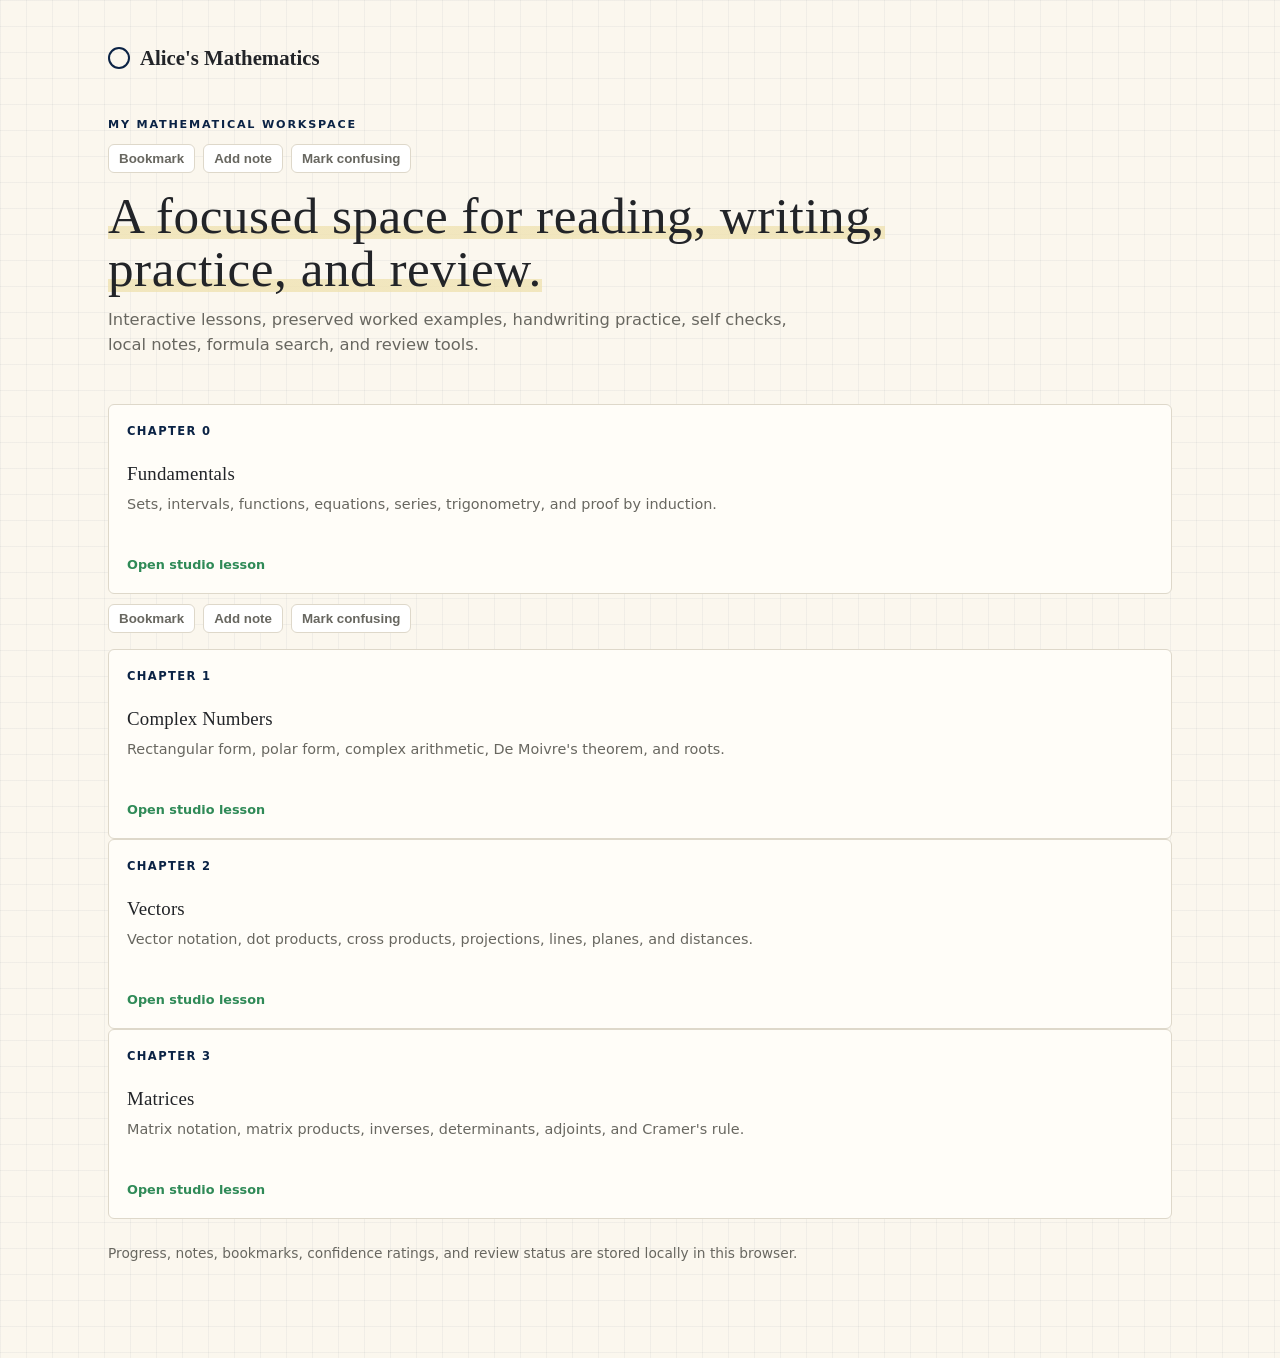
<file: index.html>
<!doctype html>
<html lang="en">
<head>
<meta charset="utf-8">
<meta name="viewport" content="width=device-width, initial-scale=1">
<title>Alice's Mathematics</title>
<link rel="stylesheet" href="assets/style.css">
</head>
<body>
<main class="site-main">
  <div class="home-top">
    <div class="home-mark">Alice's Mathematics</div>
  </div>

  <section class="site-hero show">
    <div class="sk">My mathematical workspace</div>
    <h1><span class="swipe">A focused space for reading, writing, practice, and review.</span></h1>
    <p>Interactive lessons, preserved worked examples, handwriting practice, self checks, local notes, formula search, and review tools.</p>
  </section>

  <section class="chapter-grid show" aria-label="Chapters">
    <a class="chapter-card" href="chapters/chapter-0.html">
      <div class="chapter-num">Chapter 0</div>
      <h2>Fundamentals</h2>
      <p>Sets, intervals, functions, equations, series, trigonometry, and proof by induction.</p>
      <div class="status">Open studio lesson</div>
    </a>

    <a class="chapter-card" href="chapters/chapter-1.html">
      <div class="chapter-num">Chapter 1</div>
      <h2>Complex Numbers</h2>
      <p>Rectangular form, polar form, complex arithmetic, De Moivre's theorem, and roots.</p>
      <div class="status">Open studio lesson</div>
    </a>

    <a class="chapter-card" href="chapters/chapter-2.html">
      <div class="chapter-num">Chapter 2</div>
      <h2>Vectors</h2>
      <p>Vector notation, dot products, cross products, projections, lines, planes, and distances.</p>
      <div class="status">Open studio lesson</div>
    </a>

    <a class="chapter-card" href="chapters/chapter-3.html">
      <div class="chapter-num">Chapter 3</div>
      <h2>Matrices</h2>
      <p>Matrix notation, matrix products, inverses, determinants, adjoints, and Cramer's rule.</p>
      <div class="status">Open studio lesson</div>
    </a>
  </section>

  <p class="site-footer-note">Progress, notes, bookmarks, confidence ratings, and review status are stored locally in this browser.</p>
</main>
<script defer src="assets/tutor.js"></script>
</body>
</html>
</file>
<file: assets/style.css>
:root{
  --paper:#fafaf6;--card:#fff;--ink:#1c2437;--muted:#5a6379;--line:#dedfd6;
  --blue:#3457c5;--blue2:#e8edfb;--green:#1f8a5f;--green2:#e4f4ec;
  --yellow:#ffde59;--red:#d94f35;--red2:#fceae5;--grid:rgba(52,87,197,.055);
  --r:12px;
}
*{box-sizing:border-box}
html{scroll-behavior:smooth}
body{margin:0;color:var(--ink);font-family:Inter,ui-sans-serif,system-ui,-apple-system,BlinkMacSystemFont,"Segoe UI",sans-serif;line-height:1.55;background:var(--paper);background-image:linear-gradient(var(--grid) 1px,transparent 1px),linear-gradient(90deg,var(--grid) 1px,transparent 1px);background-size:26px 26px}
h1,h2,h3,.navbtn,.pill,.btn,.tag{font-family:"Space Grotesk",Inter,ui-sans-serif,system-ui,sans-serif}
.app{display:flex;min-height:100vh}
aside{position:sticky;top:0;width:266px;height:100vh;overflow:auto;background:var(--card);border-right:1px solid var(--line);padding:22px 14px}
main{width:min(930px,100%);margin:0 auto;padding:34px 40px 80px;overflow-wrap:break-word}
.brand{padding:0 10px 16px}.kicker{font-size:.68rem;letter-spacing:.14em;text-transform:uppercase;color:var(--blue);font-weight:800}.brand h1{font-size:1.18rem;line-height:1.2;margin:.2rem 0 0}
.progress{padding:0 10px 14px}.bar{height:8px;background:var(--blue2);border-radius:999px;overflow:hidden}.fill{height:100%;width:0;background:var(--blue);transition:.25s}.plabel{font-size:.72rem;color:var(--muted);margin-top:6px}
.navbtn{width:100%;display:flex;gap:9px;align-items:center;padding:8px 10px;border:0;border-radius:9px;background:transparent;color:var(--muted);font-size:.83rem;font-weight:650;text-align:left;cursor:pointer}
.navbtn:hover{background:var(--blue2);color:var(--ink)}.navbtn.active{background:var(--ink);color:#fff}.navbtn.done .n{background:var(--green);color:#fff}.navbtn.active .n{background:var(--yellow);color:var(--ink)}
.n{width:24px;height:24px;border-radius:7px;background:var(--blue2);color:var(--blue);display:inline-flex;align-items:center;justify-content:center;font-size:.7rem;font-weight:800;flex:none}
.topbar{display:none}
section{display:none;animation:fade .25s ease}section.show{display:block}@keyframes fade{from{opacity:0;transform:translateY(6px)}to{opacity:1;transform:none}}
.sk{font-size:.7rem;letter-spacing:.16em;text-transform:uppercase;color:var(--blue);font-weight:800}h2{font-size:1.9rem;line-height:1.12;margin:.2rem 0 .4rem}.swipe{background:linear-gradient(transparent 58%,var(--yellow) 58%,var(--yellow) 90%,transparent 90%)}
.intro{max-width:690px;color:var(--muted);font-size:.96rem;margin:0 0 24px}h3{font-size:1.13rem;margin:30px 0 10px;display:flex;gap:9px;align-items:center}h3:before{content:"";width:15px;height:15px;background:var(--yellow);border-radius:5px;flex:none}
.card,.ex,.viz{background:var(--card);border:1px solid var(--line);border-radius:var(--r);margin:14px 0}.card{padding:16px 18px}.viz{padding:16px;text-align:center;overflow-x:auto;-webkit-overflow-scrolling:touch}.viz svg{max-width:100%;height:auto}.viz text{font-family:Inter,ui-sans-serif,system-ui,-apple-system,BlinkMacSystemFont,"Segoe UI",sans-serif}.cap{font-size:.78rem;color:var(--muted);margin-top:7px}
.key{background:linear-gradient(0deg,rgba(255,222,89,.24),rgba(255,222,89,.24)),var(--card);border:1px solid #ecd67b;border-radius:var(--r);padding:13px 16px;margin:14px 0;font-size:.93rem}.key b:first-child{font-size:.7rem;letter-spacing:.12em;text-transform:uppercase;color:#806600;display:block;margin-bottom:3px}
.tip{background:var(--blue2);border-radius:var(--r);padding:13px 16px;margin:14px 0;font-size:.92rem}.warn{background:var(--red2);border-left:4px solid var(--red);border-radius:0 var(--r) var(--r) 0;padding:12px 16px;margin:14px 0;font-size:.92rem}.warn b{color:var(--red)}
.grid2{display:grid;grid-template-columns:1fr 1fr;gap:14px}.grid3{display:grid;grid-template-columns:repeat(3,1fr);gap:12px}
table{border-collapse:collapse;width:100%;font-size:.9rem;margin:10px 0;table-layout:auto}th{font-size:.72rem;text-transform:uppercase;letter-spacing:.08em;color:var(--muted)}td,th{border:1px solid var(--line);padding:7px 9px;text-align:center;background:#fff}td:first-child,th:first-child{text-align:left}
.ex{overflow:hidden}.exh{display:flex;gap:10px;align-items:center;flex-wrap:wrap;border-bottom:1px dashed var(--line);padding:10px 16px;font-weight:800;font-size:.8rem;letter-spacing:.04em}.tag{background:var(--ink);color:var(--yellow);border-radius:7px;padding:2px 8px;font-size:.67rem;letter-spacing:.1em}.try{background:var(--green);color:#fff}.exb{padding:14px 16px 16px}.btn{margin:16px 0 0 auto;border:0;border-radius:999px;background:var(--ink);color:#fff;padding:8px 16px;font-weight:800;font-size:.8rem;cursor:pointer;display:flex;width:max-content;max-width:100%;white-space:normal;text-align:center;justify-content:center}.btn:hover{filter:brightness(1.08)}.btn.open{background:var(--green)}
.sol{display:none;margin-top:13px;border-top:2px solid var(--green);background:var(--green2);border-radius:10px;padding:13px 15px;font-size:.92rem}.sol.open{display:block}.ans{font-weight:800;color:var(--green)}.step{display:block;margin:5px 0}.steps{counter-reset:s}.steps>div{position:relative;padding-left:30px;margin:7px 0}.steps>div:before{counter-increment:s;content:counter(s);position:absolute;left:0;top:2px;width:20px;height:20px;border-radius:50%;background:var(--green);color:#fff;font-size:.7rem;font-weight:800;display:flex;align-items:center;justify-content:center}
.m,.mm{font-family:inherit;font-style:normal}.big{font-size:1.05rem;text-align:center;margin:10px 0;padding:10px;background:var(--paper);border-radius:10px;overflow-x:auto}.katex{font-size:1.04em;line-height:1.25;overflow-wrap:normal;word-break:normal;white-space:nowrap}.katex-display{overflow-x:auto;overflow-y:hidden;padding:.12rem 0}.big .katex{font-size:1.12em}.ans .katex{color:var(--green)}.frac,.root{font:inherit}
.btnrow{display:flex;gap:8px;flex-wrap:wrap;justify-content:center;margin:10px 0}.vbtn{border:1.5px solid var(--line);background:#fff;border-radius:999px;padding:6px 12px;font-weight:750;color:var(--muted);cursor:pointer;white-space:normal}.vbtn.on,.vbtn:hover{background:var(--blue);border-color:var(--blue);color:#fff}.readout{min-height:1.6em;margin-top:8px;font-size:.94rem;overflow-x:auto}.numline{margin:8px auto;display:block;max-width:100%;overflow-x:auto}.axis text{font-size:11px;fill:var(--muted)}
.argand-wrap{position:relative;width:min(360px,100%);margin:0 auto}.argand-wrap svg{display:block;width:100%;min-width:0!important}.argand-katex-label{position:absolute;z-index:2;padding:1px 4px;border-radius:6px;background:rgba(255,255,255,.88);color:var(--ink);font-size:.86rem;line-height:1.1;pointer-events:none;white-space:nowrap;transform:translate(0,-50%)}.argand-katex-label .katex{font-size:1em}
.formula-box,.summary-sheet{background:var(--card);border:1px solid var(--line);border-radius:var(--r);margin:16px 0;overflow:hidden}.formula-head{display:flex;align-items:center;justify-content:space-between;gap:12px;padding:12px 16px;border-bottom:1px dashed var(--line)}.formula-head b{font-size:.78rem;letter-spacing:.1em;text-transform:uppercase;color:var(--blue)}.formula-body{display:none;padding:14px 16px}.formula-body.open{display:block}.formula-grid{display:grid;grid-template-columns:repeat(2,minmax(0,1fr));gap:12px}.formula-item{background:var(--paper);border-radius:10px;padding:12px;text-align:left;font-size:.92rem;overflow-x:auto}.mistake-grid,.recall-grid{display:grid;grid-template-columns:repeat(2,minmax(0,1fr));gap:12px;margin:14px 0}.mistake{background:#fff;border:1px solid var(--line);border-left:4px solid var(--red);border-radius:0 var(--r) var(--r) 0;padding:12px 14px;font-size:.9rem}.mistake b{color:var(--red);display:block;margin-bottom:3px}.recall-card{background:#fff;border:1px solid var(--line);border-radius:var(--r);padding:13px 14px;min-height:138px;display:flex;flex-direction:column;gap:10px;overflow-x:auto}.recall-card .front{font-weight:800}.recall-card .back{display:none;color:var(--muted);border-top:1px dashed var(--line);padding-top:9px}.recall-card.open .back{display:block}.recall-card .btn{margin-top:auto}.study-map{display:grid;grid-template-columns:repeat(4,minmax(0,1fr));gap:10px;margin:14px 0}.study-node{background:linear-gradient(0deg,rgba(255,222,89,.2),rgba(255,222,89,.2)),#fff;border:1px solid #ecd67b;border-radius:10px;padding:12px;text-align:center;font-weight:850;font-size:.88rem}.summary-sheet{padding:16px}.summary-sheet h3{margin-top:0}.summary-list{display:grid;grid-template-columns:repeat(2,minmax(0,1fr));gap:10px}.summary-list div{background:var(--paper);border-radius:10px;padding:10px 12px;font-size:.9rem}
.revision-card{background:rgba(255,255,255,.72);border:1px solid var(--line);border-radius:var(--r);padding:18px;margin-top:18px}.revision-block{margin:18px 0}.revision-block:first-child{margin-top:0}.revision-label{font-size:.72rem;letter-spacing:.12em;text-transform:uppercase;color:var(--blue);font-weight:850;margin-bottom:7px}.big-picture{background:linear-gradient(0deg,rgba(255,222,89,.22),rgba(255,222,89,.22)),#fff;border:1px solid #ecd67b;border-radius:var(--r);padding:14px 16px}.strategy-map{background:#fff;border:1px solid #ecd67b;border-radius:var(--r);padding:14px}.strategy-grid{display:grid;grid-template-columns:repeat(auto-fit,minmax(210px,1fr));gap:14px}.strategy-card{background:linear-gradient(0deg,rgba(255,222,89,.16),rgba(255,222,89,.16)),var(--paper);border:1px solid var(--line);border-radius:10px;padding:12px 14px;font-size:.9rem;line-height:1.38;position:relative}.strategy-card b{display:block;margin-bottom:5px;color:var(--ink);font-weight:850}.strategy-card span{display:block;color:var(--muted)}.strategy-card:after{content:"";position:absolute;right:-13px;top:50%;width:12px;border-top:2px solid var(--blue)}.strategy-card:nth-child(3n):after,.strategy-card:last-child:after{display:none}.decision-grid{display:grid;grid-template-columns:repeat(2,minmax(0,1fr));gap:12px}.decision-item{background:#fff;border:1px solid var(--line);border-radius:10px;padding:12px 14px;font-size:.9rem;overflow-x:auto}.decision-item b,.formula-item b,.mistake-title{display:block;margin-bottom:5px;color:var(--ink);font-weight:850}.formula-use{display:block;margin-top:7px;color:var(--muted);font-size:.84rem}.mistake-title{color:var(--red)}.mistake p{margin:0}.self-check-title{font-size:.72rem;letter-spacing:.12em;text-transform:uppercase;color:var(--green);font-weight:850;margin:18px 0 8px}.recall-card.compact{min-height:126px}.recall-card.compact .front{font-size:.92rem}
.secnav{display:flex;justify-content:space-between;gap:12px;margin-top:42px}.secnav button{border:0;border-radius:12px;padding:12px 18px;font-weight:850;cursor:pointer}.prev{background:#fff;border:1.5px solid var(--line)!important;color:var(--muted)}.next{background:var(--blue);color:#fff}.donebtn{background:var(--green);color:#fff}
ul.clean{list-style:none;padding-left:0}ul.clean li{position:relative;padding-left:22px;margin:5px 0}ul.clean li:before{content:"->";position:absolute;left:0;color:var(--blue);font-weight:800}
@media(max-width:860px){aside{display:none}.topbar{display:flex;gap:8px;overflow-x:auto;position:sticky;top:0;z-index:20;background:var(--paper);border-bottom:1px solid var(--line);padding:11px 12px}.pill{flex:none;border:1px solid var(--line);background:#fff;border-radius:999px;padding:6px 12px;color:var(--muted);font-weight:750}.pill.active{background:var(--ink);color:#fff}.pill.done{border-color:var(--green);color:var(--green)}main{padding:18px 15px 70px}h2{font-size:1.55rem}.grid2,.grid3,.formula-grid,.mistake-grid,.recall-grid,.summary-list,.study-map,.decision-grid,.strategy-grid{grid-template-columns:1fr}.strategy-card:after{display:none}.card,.exb,.viz{padding-left:13px;padding-right:13px}.formula-head{align-items:flex-start;flex-direction:column}.formula-head .vbtn{align-self:flex-end}.revision-card{padding:14px}}

/* ---------- site shell ---------- */
.site-main{width:min(1040px,100%);padding:42px 28px 80px}
.site-hero{padding:24px 0 18px}
.site-hero h1{font-size:clamp(2rem,4vw,3.7rem);line-height:1.04;max-width:880px;margin:8px 0 12px;letter-spacing:0}
.site-hero p{max-width:680px;color:var(--muted);font-size:1.02rem;margin:0}
.home-top{display:flex;align-items:center;justify-content:space-between;gap:16px;margin-bottom:18px}
.home-mark{display:inline-flex;align-items:center;gap:10px;font-weight:850;color:var(--ink)}
.home-mark:before{content:"";width:18px;height:18px;border-radius:6px;background:var(--yellow);box-shadow:10px 0 0 var(--blue2)}
.chapter-grid{display:grid;grid-template-columns:repeat(4,1fr);gap:14px;margin-top:28px}
.chapter-card{display:flex;flex-direction:column;min-height:190px;text-decoration:none;color:var(--ink);background:var(--card);border:1px solid var(--line);border-radius:var(--r);padding:18px;transition:transform .14s, border-color .14s, box-shadow .14s}
.chapter-card:hover{transform:translateY(-2px);border-color:var(--blue);box-shadow:0 10px 30px rgba(28,36,55,.08)}
.chapter-card .chapter-num{font-size:.72rem;letter-spacing:.12em;text-transform:uppercase;color:var(--blue);font-weight:850;margin-bottom:22px}
.chapter-card h2{font-size:1.18rem;margin:0 0 8px;line-height:1.2}
.chapter-card p{color:var(--muted);font-size:.9rem;margin:0 0 18px}
.chapter-card .status{margin-top:auto;font-size:.8rem;font-weight:800;color:var(--green)}
.chapter-card.placeholder .status{color:var(--muted)}
.site-footer-note{margin-top:24px;color:var(--muted);font-size:.86rem}
.chapter-shell{width:min(820px,100%);margin:0 auto;padding:42px 28px 80px}
.simple-header{display:flex;align-items:center;justify-content:space-between;gap:16px;margin-bottom:50px}
.home-link,.back-link{display:inline-flex;align-items:center;justify-content:center;text-decoration:none;border:1.5px solid var(--line);background:var(--card);color:var(--ink);border-radius:999px;padding:8px 14px;font-weight:850;font-size:.84rem}
.home-link:hover,.back-link:hover{border-color:var(--blue);color:var(--blue)}
.coming-card{background:var(--card);border:1px solid var(--line);border-radius:var(--r);padding:28px;max-width:620px}
.coming-card h1{font-size:2rem;line-height:1.1;margin:0 0 10px}.coming-card p{color:var(--muted);margin:0 0 22px}
.logo .home-link{margin-top:14px;width:max-content;font-family:Inter,ui-sans-serif,system-ui,sans-serif}
@media(max-width:900px){.chapter-grid{grid-template-columns:repeat(2,1fr)}}
@media(max-width:560px){.site-main,.chapter-shell{padding:24px 16px 64px}.home-top,.simple-header{align-items:flex-start;flex-direction:column}.chapter-grid{grid-template-columns:1fr}.chapter-card{min-height:150px}.site-hero h1{font-size:2.05rem}.viz svg{min-width:520px}.numline svg{min-width:520px}table{display:block;overflow-x:auto;white-space:nowrap}.big{font-size:.98rem}.katex{font-size:1em}.big .katex{font-size:1.04em}}

/* ---------- mathematics workspace rework ---------- */
:root{
  --paper:#fbf7ee;--card:#fffdf8;--ink:#222428;--muted:#686760;--line:#ded8ca;
  --blue:#0b2345;--blue2:#edf2f6;--green:#2f8a57;--green2:#edf6ef;
  --yellow:#efe2b1;--red:#c86d4f;--red2:#fff0e9;--grid:rgba(11,35,69,.045);
  --r:6px;
}
body{background-color:var(--paper);color:var(--ink);font-family:Inter,ui-sans-serif,system-ui,-apple-system,BlinkMacSystemFont,"Segoe UI",sans-serif}
h1,h2,h3,.brand h1,.site-hero h1,.coming-card h1{font-family:Georgia,"Times New Roman",serif;font-weight:500;letter-spacing:.01em}
.navbtn,.pill,.btn,.tag,.vbtn,.arc-primary,.arc-tools button{font-family:Inter,ui-sans-serif,system-ui,sans-serif}
.swipe{background:linear-gradient(transparent 68%,rgba(239,226,177,.78) 68%,rgba(239,226,177,.78) 92%,transparent 92%)}
.arc-studio{padding-top:58px}
.arc-studio .app{display:grid;grid-template-columns:292px minmax(0,1fr) 330px;min-height:calc(100vh - 58px)}
.arc-studio aside:not(.arc-tutor){width:auto;position:sticky;top:58px;height:calc(100vh - 58px);border-right:1px solid var(--line);background:rgba(255,253,248,.92);padding:18px 12px}
.arc-studio main{width:min(980px,100%);padding:36px 38px 88px;margin:0 auto}
.arc-top{position:fixed;top:0;left:0;right:0;height:58px;z-index:60;background:rgba(255,253,248,.96);border-bottom:1px solid var(--line);display:flex;align-items:center;justify-content:space-between;gap:18px;padding:0 18px}
.arc-wordmark,.arc-brand{display:flex;align-items:center;gap:12px;color:var(--ink);text-decoration:none}
.arc-wordmark{font-family:Georgia,"Times New Roman",serif;font-size:1.35rem}.arc-brand strong{display:block;font-family:Georgia,"Times New Roman",serif;font-size:1.2rem;font-weight:500}.arc-brand small{display:block;color:var(--muted);font-size:.72rem;text-transform:uppercase;letter-spacing:.12em}
.arc-mark{width:30px;height:30px;border:2px solid var(--blue);border-radius:50%;display:inline-block;position:relative;flex:none}
.arc-mark:before{content:"";position:absolute;left:13px;top:-8px;width:2px;height:44px;background:var(--blue);transform:rotate(45deg)}
.arc-mark:after{content:"";position:absolute;right:1px;top:2px;width:8px;height:8px;border-radius:50%;background:var(--green)}
.arc-top-progress{display:flex;align-items:center;gap:10px;color:var(--muted);font-size:.86rem;margin-left:auto}.arc-mini-bar{width:110px;height:5px;background:#e2ded4;border-radius:999px;overflow:hidden}.arc-mini-bar i{display:block;width:0;height:100%;background:var(--green)}
.arc-primary{border:1px solid var(--blue);background:var(--blue);color:#fff;border-radius:6px;padding:10px 16px;font-weight:800;cursor:pointer}
.brand{padding:0 10px 14px}.brand .kicker{display:none}.arc-current{margin-top:18px;color:var(--muted);font-size:.9rem;line-height:1.3}.arc-current h1{display:none}.arc-current br{display:block}
.arc-sidebar-toggle{display:none;margin-top:12px;border:1px solid var(--line);background:#fff;border-radius:6px;padding:7px 10px;color:var(--blue);font-weight:800}
.arc-course-map{border-top:1px solid var(--line);border-bottom:1px solid var(--line);padding:12px 0;margin:8px 0 12px}.arc-map-title,.arc-tools:before{content:"Studio";display:block;color:var(--muted);font-size:.68rem;text-transform:uppercase;letter-spacing:.14em;font-weight:800;margin:0 10px 8px}
.arc-course-map a{display:grid;grid-template-columns:34px 1fr auto;align-items:center;gap:9px;text-decoration:none;color:var(--ink);padding:8px 10px;border-radius:6px}.arc-course-map a:hover,.arc-course-map a.active{background:var(--blue2)}.arc-course-map span{border:1.5px solid var(--muted);border-radius:5px;text-align:center;font-weight:850;color:var(--blue);padding:3px 0}.arc-course-map b{font-size:.84rem}.arc-course-map i{font-size:.72rem;color:var(--green);font-style:normal}
.arc-tools{margin-top:14px;padding-top:12px;border-top:1px solid var(--line)}.arc-tools button{display:block;width:100%;text-align:left;border:0;background:transparent;color:var(--muted);padding:8px 10px;border-radius:6px;font-weight:750;cursor:pointer}.arc-tools button:hover{background:var(--blue2);color:var(--blue)}
.navbtn{border-radius:6px}.navbtn.active{background:var(--blue);color:#fff}.navbtn.active .n{background:#fff;color:var(--blue)}.navbtn.done .n{background:var(--green)}
.sk{color:var(--blue)}.intro{font-size:1rem;color:var(--muted)}
.card,.ex,.viz,.key,.tip,.formula-box,.summary-sheet,.revision-card,.strategy-map{border-radius:6px;box-shadow:none}
.key{background:#fffaf0;border-color:#dacb99}.key b:first-child{color:#6f5e24}
.card,.ex,.viz{background:var(--card)}.ex{border-color:#d8cbbd}.exh{font-size:.82rem;background:#fffaf2}.tag{border-radius:4px;background:var(--blue);color:#fff}.try{background:var(--green)}
.btn,.vbtn,.secnav button{border-radius:6px}.btn{background:var(--blue)}.btn.open{background:var(--green)}
.sol{border-radius:6px;background:var(--green2)}.big{border-radius:4px}
.arc-tutor{position:sticky;top:58px;height:calc(100vh - 58px);overflow:auto;background:rgba(255,253,248,.96);border-left:1px solid var(--line);padding:22px 18px}
.arc-panel-head{display:flex;align-items:center;justify-content:space-between;gap:10px}.arc-panel-head h2{font-size:1.45rem;margin:0}.arc-panel-collapse{border:0;background:transparent;font-size:1.4rem;color:var(--muted);cursor:pointer}.arc-tutor p{color:var(--muted);font-size:.9rem}.arc-tutor-actions{display:grid;gap:9px}.arc-tutor-actions button{border:1px solid var(--line);background:#fff;border-radius:6px;padding:11px 12px;text-align:left;color:var(--blue);font-weight:800;cursor:pointer}.arc-tutor-actions button:hover{border-color:var(--blue)}
.arc-tutor-output{margin-top:16px;border:1px solid #e4c59a;background:#fff7ec;border-radius:6px;padding:13px;color:#65491f;font-size:.9rem}.arc-tutor-closed .arc-tutor{display:none}.arc-tutor-closed .app{grid-template-columns:292px minmax(0,1fr)}
.arc-block-tools{display:flex;gap:8px;flex-wrap:wrap;margin:10px 0 16px}.arc-block-tools button,.arc-modebar button,.arc-attempt-actions button,.arc-confidence button{border:1px solid var(--line);background:#fff;color:var(--muted);border-radius:6px;padding:6px 10px;font-weight:750;cursor:pointer}.arc-block-tools button:hover,.arc-modebar button:hover,.arc-attempt-actions button:hover,.arc-confidence button:hover{border-color:var(--blue);color:var(--blue)}
.arc-status-pill{display:inline-flex;margin-left:10px;padding:2px 7px;border-radius:999px;border:1px solid var(--line);font-size:.62rem;letter-spacing:.08em;color:var(--muted)}.arc-status-pill.seen{border-color:#7aa7dd;color:#386ead}.arc-status-pill.practised{border-color:#df9b4d;color:#a46116}.arc-status-pill.mastered{border-color:var(--green);color:var(--green)}
.arc-modebar{display:flex;gap:8px;padding:10px 16px;border-bottom:1px solid var(--line);background:#fffdf8}.arc-modebar button.on,.arc-confidence button.on{background:var(--blue);border-color:var(--blue);color:#fff}
.arc-try-panel{display:none;padding:16px;border-top:1px solid var(--line);background:#fffaf3}.ex.trying .arc-try-panel{display:block}.ex.trying>.exb{display:none}.arc-try-grid{display:grid;grid-template-columns:1fr 1.25fr 1fr;gap:14px}.arc-try-grid h4,.arc-compare h4{margin:0 0 8px;font-size:.78rem;text-transform:uppercase;letter-spacing:.1em;color:var(--muted)}.arc-question-copy{border:1px solid var(--line);background:#fff;border-radius:6px;padding:12px;min-height:118px}.arc-question-copy .exb{padding:0}.arc-try-panel textarea,.arc-try-panel input,.arc-filter,.arc-filters select{width:100%;border:1px solid var(--line);border-radius:6px;background:#fff;padding:10px;font:inherit;color:var(--ink)}.arc-try-panel textarea:focus,.arc-try-panel input:focus,.arc-filter:focus,.arc-filters select:focus,button:focus-visible,a:focus-visible{outline:3px solid rgba(47,138,87,.28);outline-offset:2px}
.arc-confidence{display:flex;margin-top:10px}.arc-confidence button{flex:1}.arc-attempt-actions{display:flex;gap:8px;flex-wrap:wrap;margin-top:14px}.arc-attempt-actions button:first-child{background:var(--blue);border-color:var(--blue);color:#fff}.arc-hint{margin-top:12px;color:#65491f}.arc-compare{display:grid;grid-template-columns:1fr 1fr;gap:12px;margin-top:12px}.arc-compare>div{border:1px solid var(--line);background:#fff;border-radius:6px;padding:12px;overflow:auto}.arc-compare pre{white-space:pre-wrap;font:inherit;margin:0;color:var(--ink)}
.arc-overlay{position:fixed;inset:0;background:rgba(20,22,24,.36);z-index:100;display:none;align-items:flex-start;justify-content:center;padding:72px 18px 24px}.arc-overlay.open{display:flex}.arc-modal{width:min(980px,100%);max-height:calc(100vh - 96px);overflow:auto;background:var(--card);border:1px solid var(--line);border-radius:8px;padding:22px;position:relative}.arc-close{position:absolute;right:16px;top:14px;border:0;background:transparent;font-size:1.5rem;cursor:pointer;color:var(--muted)}.arc-modal h2{margin-top:0}.arc-list{display:grid;gap:10px}.arc-list article{border:1px solid var(--line);border-radius:6px;background:#fff;padding:12px}.arc-list article a{color:var(--blue);font-weight:850;text-decoration:none}.arc-list article small{display:block;color:var(--muted);margin-top:4px}.arc-stat-grid{display:grid;grid-template-columns:repeat(3,1fr);gap:12px}.arc-stat-grid div{background:#fff;border:1px solid var(--line);border-radius:6px;padding:14px}.arc-stat-grid b{font-size:2rem;font-family:Georgia,"Times New Roman",serif}.arc-stat-grid span{display:block;color:var(--muted);font-size:.86rem}.arc-filters{display:flex;gap:10px;margin-bottom:12px}.arc-danger{border:1px solid var(--red);background:var(--red2);color:#8a3825;border-radius:6px;padding:10px 14px;font-weight:850}
.site-main{width:min(1120px,100%)}.home-mark{font-family:Georgia,"Times New Roman",serif;font-size:1.3rem}.home-mark:before{border-radius:50%;background:transparent;border:2px solid var(--blue);box-shadow:none}.site-hero .sk{text-transform:uppercase}.chapter-card{border-radius:6px;background:var(--card)}.chapter-card:hover{border-color:var(--blue);box-shadow:0 12px 28px rgba(34,36,40,.08)}.chapter-card .chapter-num{color:var(--blue)}
@media(max-width:1180px){.arc-studio .app{grid-template-columns:260px minmax(0,1fr)}.arc-tutor{display:none}.arc-tutor-closed .app{grid-template-columns:260px minmax(0,1fr)}}
@media(max-width:860px){.arc-studio{padding-top:56px}.arc-studio .app{display:block}.arc-studio aside:not(.arc-tutor){display:block;position:fixed;z-index:80;left:0;top:56px;bottom:0;width:min(320px,88vw);height:auto;transform:translateX(-105%);transition:transform .2s}.arc-nav-open aside:not(.arc-tutor){transform:translateX(0)}.arc-sidebar-toggle{display:inline-block}.arc-top{height:56px}.arc-top-progress{display:none}.arc-primary{padding:8px 10px}.arc-wordmark span:last-child{font-size:1.1rem}.topbar{display:none}.arc-studio main{padding:24px 16px 70px}.arc-try-grid,.arc-compare,.arc-stat-grid{grid-template-columns:1fr}.arc-filters{flex-direction:column}}
@media(max-width:560px){.arc-attempt-actions{display:grid}.arc-attempt-actions button{width:100%}.arc-modebar{flex-direction:column}.arc-top{padding:0 10px}.arc-primary{font-size:.78rem}.arc-wordmark .arc-mark{width:24px;height:24px}.arc-wordmark span:last-child{font-size:1rem}}

/* ---------- Alice's Mathematics handwriting workspace ---------- */
.alice-studio .app{grid-template-columns:292px minmax(0,1fr)}
.alice-studio main{width:min(1220px,100%);padding-inline:42px}
.alice-studio .arc-tutor{display:none!important}
.alice-studio .arc-wordmark span:last-child,
.alice-studio .arc-brand strong{white-space:nowrap}
.alice-studio .ex{border-color:#d8cbbd}
.alice-studio .ex.trying,
.alice-studio .ex.comparing{box-shadow:0 18px 45px rgba(34,36,40,.08)}
.alice-studio .ex.trying>.sol,
.alice-studio .ex.comparing>.sol{display:none!important}
.alice-studio .arc-modebar{align-items:center}
.alice-studio .arc-modebar button{padding:8px 12px}
.alice-studio .arc-modebar .arc-mode-try{background:var(--blue);border-color:var(--blue);color:#fff}
.alice-studio .arc-modebar .arc-mode-try.on{background:var(--green);border-color:var(--green)}
.alice-studio .arc-try-panel{background:#fffaf3;padding:18px}
.alice-studio .ex.comparing .arc-try-panel{display:block}
.alice-practice-head{display:grid;grid-template-columns:minmax(0,1fr) auto;gap:14px;align-items:start;margin-bottom:14px}
.alice-practice-head h4,.alice-canvas-toolbar h4,.alice-attempt-row h4{margin:0 0 8px;font-size:.76rem;letter-spacing:.1em;text-transform:uppercase;color:var(--muted)}
.alice-save-status{align-self:start;border:1px solid var(--line);background:#fff;border-radius:999px;padding:5px 10px;color:var(--green);font-size:.78rem;font-weight:850}
.alice-canvas-shell{border:1px solid var(--line);background:#fff;border-radius:8px;overflow:hidden}
.alice-canvas-toolbar{display:flex;gap:7px;align-items:center;flex-wrap:wrap;padding:10px;border-bottom:1px solid var(--line);background:#fffdf8}
.alice-canvas-toolbar button,.alice-attempt-row button,.alice-attempt-row select{border:1px solid var(--line);background:#fff;color:var(--muted);border-radius:6px;padding:7px 10px;font:inherit;font-size:.84rem;font-weight:800;cursor:pointer}
.alice-canvas-toolbar button.on,.alice-attempt-row button:hover,.alice-canvas-toolbar button:hover{border-color:var(--blue);color:var(--blue)}
.alice-canvas-toolbar button[data-tool].on,.alice-canvas-toolbar button[data-act="grid"].on{background:var(--blue);border-color:var(--blue);color:#fff}
.alice-page-label{margin-inline:auto;color:var(--muted);font-size:.82rem;font-weight:800}
.alice-canvas-wrap{height:min(62vh,680px);min-height:520px;background:#fff;touch-action:none;position:relative}
.alice-ink{display:block;width:100%;height:100%;cursor:crosshair;touch-action:none;background:#fff}
.alice-attempt-row{display:flex;gap:10px;align-items:center;flex-wrap:wrap;margin-top:12px}
.alice-attempt-row label{display:flex;gap:8px;align-items:center;color:var(--muted);font-size:.84rem;font-weight:800}
.alice-attempt-row .arc-confidence{margin-top:0;margin-left:auto;min-width:250px}
.alice-compare{grid-template-columns:minmax(0,1.15fr) minmax(0,.85fr)}
.alice-compare-canvas{border:1px solid var(--line);border-radius:6px;background:#fff;max-height:520px;object-fit:contain}
.alice-studio .arc-question-copy{background:#fff}
.alice-studio .arc-question-copy .exb{display:block!important}
.alice-studio .arc-question-copy .katex-display,
.alice-studio .alice-compare .katex-display{max-width:100%}
.alice-studio .viz{max-width:100%;overflow-x:auto}
.alice-studio .viz svg{min-width:0!important}
.alice-studio main:has(.ex.trying),.alice-studio main:has(.ex.comparing){max-width:1220px}
@media(max-width:1180px){.alice-studio .app{grid-template-columns:260px minmax(0,1fr)}}
@media(max-width:860px){.alice-studio .app{display:block}.alice-studio main{padding-inline:16px}.alice-practice-head,.alice-compare{grid-template-columns:1fr}.alice-canvas-wrap{height:64vh;min-height:440px}.alice-page-label{width:100%;text-align:center;order:10}.alice-attempt-row .arc-confidence{margin-left:0;width:100%}}
@media(max-width:560px){.alice-canvas-toolbar,.alice-attempt-row{display:grid;grid-template-columns:1fr 1fr}.alice-canvas-toolbar button,.alice-attempt-row button,.alice-attempt-row select{width:100%}.alice-attempt-row label{grid-column:1/-1;display:grid}.alice-canvas-wrap{min-height:390px}.alice-practice-head{display:block}.alice-save-status{display:inline-flex;margin-top:10px}}
</file>
